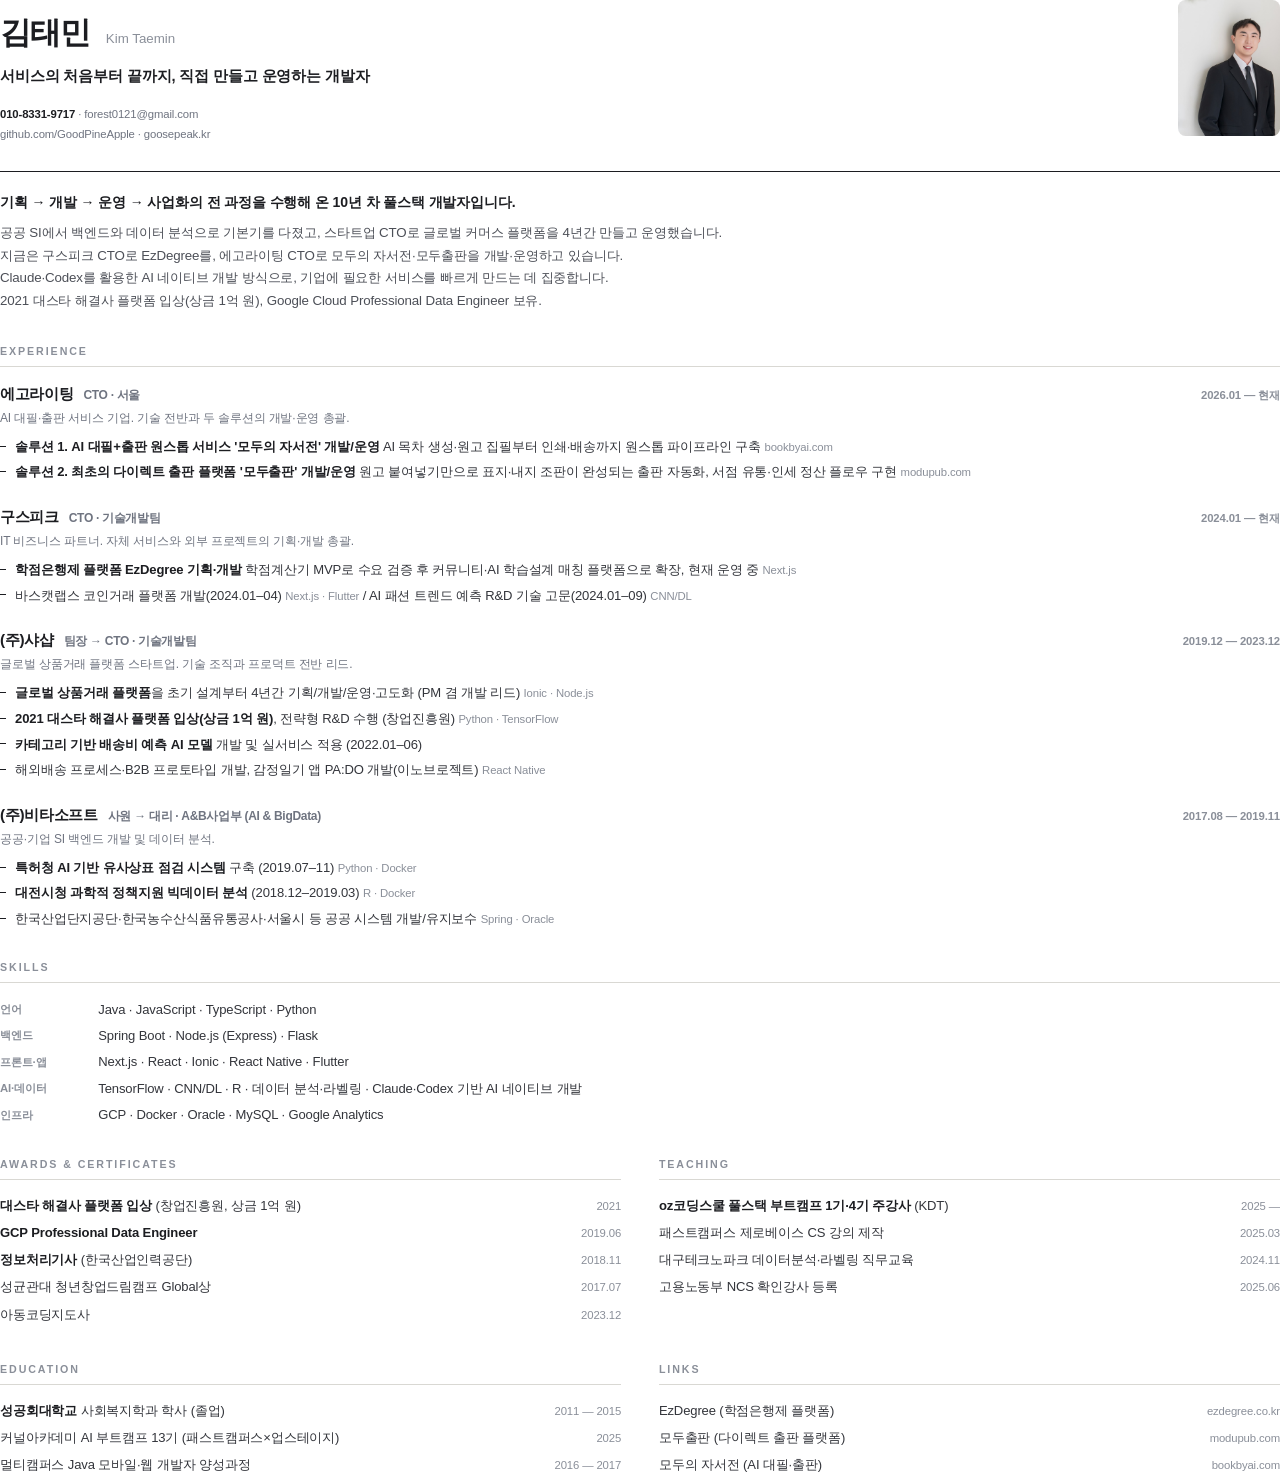
<file: resume/html/resume-general.html>
<!DOCTYPE html>
<html lang="ko">
<head>
<meta charset="UTF-8">
<title>이력서 - 김태민</title>
<style>
  * { margin: 0; padding: 0; box-sizing: border-box; }
  html { -webkit-print-color-adjust: exact; print-color-adjust: exact; }
  /* 모든 페이지에 동일하게 적용되는 문서 여백 (상하 20mm · 좌우 20mm) */
  @page { size: A4; margin: 20mm; }
  body {
    font-family: "Apple SD Gothic Neo", "Pretendard", "Noto Sans KR", sans-serif;
    color: #1c1d21;
    font-size: 9.8pt;
    line-height: 1.62;
    letter-spacing: -0.01em;
    margin: 0;
  }

  /* ---- header ---- */
  .header { display: flex; justify-content: space-between; align-items: flex-start; }
  .header-main { padding-top: 2mm; }
  .name { font-size: 23pt; font-weight: 800; letter-spacing: -0.03em; }
  .name small { font-size: 10pt; font-weight: 500; color: #8a8f99; margin-left: 8px; letter-spacing: 0; }
  .position { font-size: 11pt; font-weight: 700; margin-top: 2mm; }
  .contact { margin-top: 4mm; font-size: 8.5pt; color: #6f7480; line-height: 1.8; }
  .contact b { color: #1c1d21; font-weight: 600; }
  .photo { width: 27mm; height: 36mm; object-fit: cover; border-radius: 2mm; }

  .intro {
    margin-top: 7mm; padding-top: 5mm; border-top: 1.2pt solid #1c1d21;
    font-size: 10pt; line-height: 1.7;
  }
  .intro p { margin-bottom: 2mm; }
  .intro .lede { font-weight: 700; font-size: 10.5pt; }
  .intro .rest { color: #4c4f57; }

  /* ---- sections ---- */
  .sec { margin-top: 8mm; }
  .sec-label {
    font-size: 8pt; font-weight: 800; letter-spacing: 0.18em; color: #8a8f99;
    text-transform: uppercase; padding-bottom: 1.5mm; border-bottom: 0.6pt solid #d9d8d3;
    margin-bottom: 4mm;
  }

  /* ---- career ---- */
  .job { margin-bottom: 6mm; break-inside: avoid; }
  .job-head { display: flex; justify-content: space-between; align-items: baseline; }
  .job-head h3 { font-size: 11.5pt; font-weight: 800; letter-spacing: -0.02em; }
  .job-head h3 span { font-size: 9pt; font-weight: 600; color: #6f7480; margin-left: 6px; }
  .job-period { font-size: 8.5pt; font-weight: 600; color: #8a8f99; }
  .job-summary { font-size: 9pt; color: #6f7480; margin: 0.5mm 0 2mm; }
  .job ul { list-style: none; }
  .job li { position: relative; padding-left: 4mm; margin-bottom: 1.2mm; color: #33353b; }
  .job li::before { content: ""; position: absolute; left: 0; top: 2.6mm; width: 1.6mm; height: 0.5pt; background: #1c1d21; }
  .job li b { font-weight: 700; color: #1c1d21; }
  .tech { color: #8a8f99; font-size: 8.5pt; }

  /* ---- rows (자격/교육 등) ---- */
  .row { display: flex; justify-content: space-between; align-items: baseline; margin-bottom: 1.6mm; }
  .row .r-main { color: #33353b; }
  .row .r-main b { font-weight: 700; color: #1c1d21; }
  .row .r-sub { font-size: 8.5pt; color: #8a8f99; white-space: nowrap; margin-left: 6mm; }

  /* ---- skills ---- */
  .skill-row { display: flex; margin-bottom: 1.4mm; }
  .skill-row span { width: 26mm; flex-shrink: 0; font-size: 8.5pt; font-weight: 700; color: #8a8f99; padding-top: 0.4mm; }
  .skill-row p { color: #33353b; }

  .cols { display: flex; gap: 10mm; }
  .cols > div { flex: 1; }

  .keep { break-inside: avoid; }
</style>
</head>
<body>

<div class="header">
  <div class="header-main">
    <div class="name">김태민 <small>Kim Taemin</small></div>
    <div class="position">서비스의 처음부터 끝까지, 직접 만들고 운영하는 개발자</div>
    <div class="contact">
      <b>010-8331-9717</b> · forest0121@gmail.com<br>
      github.com/GoodPineApple · goosepeak.kr
    </div>
  </div>
  <img class="photo" src="../../assets/portrait.jpg" alt="">
</div>

<div class="intro">
  <p class="lede">기획 → 개발 → 운영 → 사업화의 전 과정을 수행해 온 10년 차 풀스택 개발자입니다.</p>
  <p class="rest">
    공공 SI에서 백엔드와 데이터 분석으로 기본기를 다졌고, 스타트업 CTO로 글로벌 커머스 플랫폼을 4년간 만들고 운영했습니다.<br>
    지금은 구스피크 CTO로 EzDegree를, 에고라이팅 CTO로 모두의 자서전·모두출판을 개발·운영하고 있습니다.<br>
    Claude·Codex를 활용한 AI 네이티브 개발 방식으로, 기업에 필요한 서비스를 빠르게 만드는 데 집중합니다.<br>
    2021 대스타 해결사 플랫폼 입상(상금 1억 원), Google Cloud Professional Data Engineer 보유.
  </p>
</div>

<div class="sec">
  <div class="sec-label">Experience</div>

  <div class="job">
    <div class="job-head">
      <h3>에고라이팅 <span>CTO · 서울</span></h3>
      <div class="job-period">2026.01 — 현재</div>
    </div>
    <p class="job-summary">AI 대필·출판 서비스 기업. 기술 전반과 두 솔루션의 개발·운영 총괄.</p>
    <ul>
      <li><b>솔루션 1. AI 대필+출판 원스톱 서비스 '모두의 자서전' 개발/운영</b> AI 목차 생성·원고 집필부터 인쇄·배송까지 원스톱 파이프라인 구축 <span class="tech">bookbyai.com</span></li>
      <li><b>솔루션 2. 최초의 다이렉트 출판 플랫폼 '모두출판' 개발/운영</b> 원고 붙여넣기만으로 표지·내지 조판이 완성되는 출판 자동화, 서점 유통·인세 정산 플로우 구현 <span class="tech">modupub.com</span></li>
    </ul>
  </div>

  <div class="job">
    <div class="job-head">
      <h3>구스피크 <span>CTO · 기술개발팀</span></h3>
      <div class="job-period">2024.01 — 현재</div>
    </div>
    <p class="job-summary">IT 비즈니스 파트너. 자체 서비스와 외부 프로젝트의 기획·개발 총괄.</p>
    <ul>
      <li><b>학점은행제 플랫폼 EzDegree 기획·개발</b> 학점계산기 MVP로 수요 검증 후 커뮤니티·AI 학습설계 매칭 플랫폼으로 확장, 현재 운영 중 <span class="tech">Next.js</span></li>
      <li>바스캣랩스 코인거래 플랫폼 개발(2024.01–04) <span class="tech">Next.js · Flutter</span> / AI 패션 트렌드 예측 R&amp;D 기술 고문(2024.01–09) <span class="tech">CNN/DL</span></li>
    </ul>
  </div>

  <div class="job">
    <div class="job-head">
      <h3>(주)샤샵 <span>팀장 → CTO · 기술개발팀</span></h3>
      <div class="job-period">2019.12 — 2023.12</div>
    </div>
    <p class="job-summary">글로벌 상품거래 플랫폼 스타트업. 기술 조직과 프로덕트 전반 리드.</p>
    <ul>
      <li><b>글로벌 상품거래 플랫폼</b>을 초기 설계부터 4년간 기획/개발/운영·고도화 (PM 겸 개발 리드) <span class="tech">Ionic · Node.js</span></li>
      <li><b>2021 대스타 해결사 플랫폼 입상(상금 1억 원)</b>, 전략형 R&amp;D 수행 (창업진흥원) <span class="tech">Python · TensorFlow</span></li>
      <li><b>카테고리 기반 배송비 예측 AI 모델</b> 개발 및 실서비스 적용 (2022.01–06)</li>
      <li>해외배송 프로세스·B2B 프로토타입 개발, 감정일기 앱 PA:DO 개발(이노브로젝트) <span class="tech">React Native</span></li>
    </ul>
  </div>

  <div class="job">
    <div class="job-head">
      <h3>(주)비타소프트 <span>사원 → 대리 · A&amp;B사업부 (AI &amp; BigData)</span></h3>
      <div class="job-period">2017.08 — 2019.11</div>
    </div>
    <p class="job-summary">공공·기업 SI 백엔드 개발 및 데이터 분석.</p>
    <ul>
      <li><b>특허청 AI 기반 유사상표 점검 시스템</b> 구축 (2019.07–11) <span class="tech">Python · Docker</span></li>
      <li><b>대전시청 과학적 정책지원 빅데이터 분석</b> (2018.12–2019.03) <span class="tech">R · Docker</span></li>
      <li>한국산업단지공단·한국농수산식품유통공사·서울시 등 공공 시스템 개발/유지보수 <span class="tech">Spring · Oracle</span></li>
    </ul>
  </div>
</div>

<div class="sec keep">
  <div class="sec-label">Skills</div>
  <div class="skill-row"><span>언어</span><p>Java · JavaScript · TypeScript · Python</p></div>
  <div class="skill-row"><span>백엔드</span><p>Spring Boot · Node.js (Express) · Flask</p></div>
  <div class="skill-row"><span>프론트·앱</span><p>Next.js · React · Ionic · React Native · Flutter</p></div>
  <div class="skill-row"><span>AI·데이터</span><p>TensorFlow · CNN/DL · R · 데이터 분석·라벨링 · Claude·Codex 기반 AI 네이티브 개발</p></div>
  <div class="skill-row"><span>인프라</span><p>GCP · Docker · Oracle · MySQL · Google Analytics</p></div>
</div>

<div class="cols sec keep">
  <div>
    <div class="sec-label">Awards &amp; Certificates</div>
    <div class="row"><span class="r-main"><b>대스타 해결사 플랫폼 입상</b> (창업진흥원, 상금 1억 원)</span><span class="r-sub">2021</span></div>
    <div class="row"><span class="r-main"><b>GCP Professional Data Engineer</b></span><span class="r-sub">2019.06</span></div>
    <div class="row"><span class="r-main"><b>정보처리기사</b> (한국산업인력공단)</span><span class="r-sub">2018.11</span></div>
    <div class="row"><span class="r-main">성균관대 청년창업드림캠프 Global상</span><span class="r-sub">2017.07</span></div>
    <div class="row"><span class="r-main">아동코딩지도사</span><span class="r-sub">2023.12</span></div>
  </div>
  <div>
    <div class="sec-label">Teaching</div>
    <div class="row"><span class="r-main"><b>oz코딩스쿨 풀스택 부트캠프 1기·4기 주강사</b> (KDT)</span><span class="r-sub">2025 —</span></div>
    <div class="row"><span class="r-main">패스트캠퍼스 제로베이스 CS 강의 제작</span><span class="r-sub">2025.03</span></div>
    <div class="row"><span class="r-main">대구테크노파크 데이터분석·라벨링 직무교육</span><span class="r-sub">2024.11</span></div>
    <div class="row"><span class="r-main">고용노동부 NCS 확인강사 등록</span><span class="r-sub">2025.06</span></div>
  </div>
</div>

<div class="cols sec keep">
  <div>
    <div class="sec-label">Education</div>
    <div class="row"><span class="r-main"><b>성공회대학교</b> 사회복지학과 학사 (졸업)</span><span class="r-sub">2011 — 2015</span></div>
    <div class="row"><span class="r-main">커널아카데미 AI 부트캠프 13기 (패스트캠퍼스×업스테이지)</span><span class="r-sub">2025</span></div>
    <div class="row"><span class="r-main">멀티캠퍼스 Java 모바일·웹 개발자 양성과정</span><span class="r-sub">2016 — 2017</span></div>
  </div>
  <div>
    <div class="sec-label">Links</div>
    <div class="row"><span class="r-main">EzDegree (학점은행제 플랫폼)</span><span class="r-sub">ezdegree.co.kr</span></div>
    <div class="row"><span class="r-main">모두출판 (다이렉트 출판 플랫폼)</span><span class="r-sub">modupub.com</span></div>
    <div class="row"><span class="r-main">모두의 자서전 (AI 대필·출판)</span><span class="r-sub">bookbyai.com</span></div>
  </div>
</div>

</body>
</html>
</file>
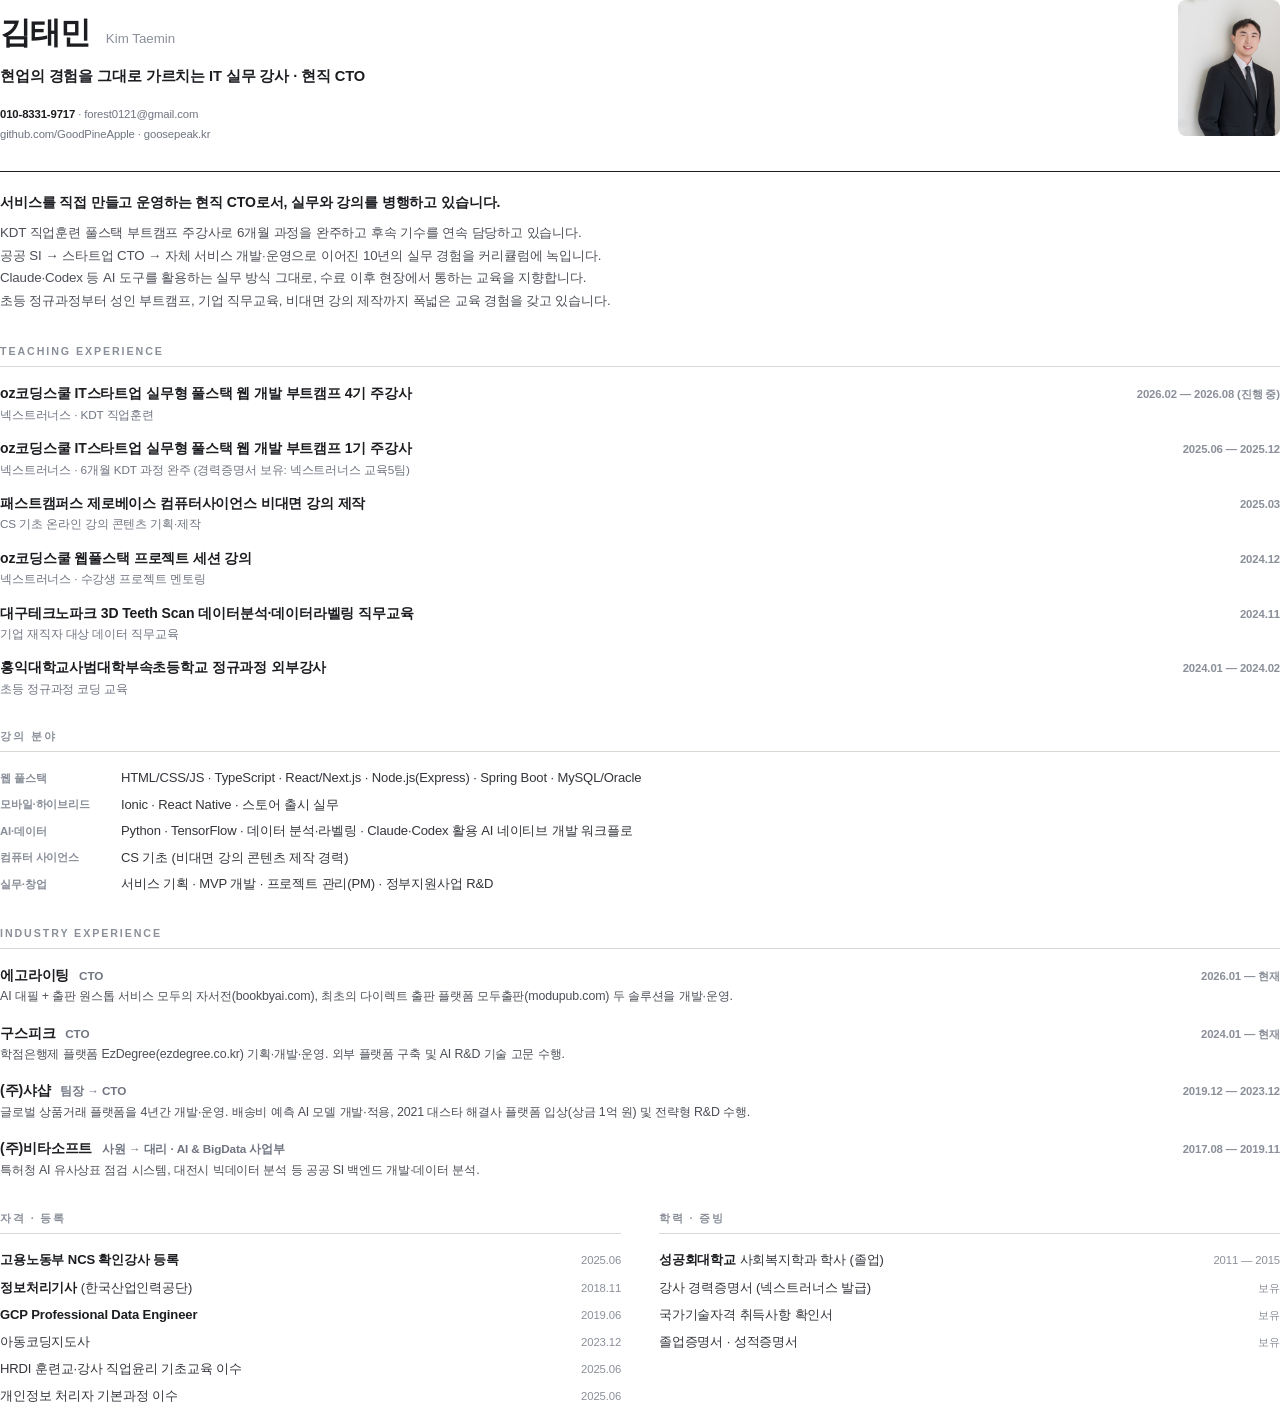
<file: resume/html/resume-lecture.html>
<!DOCTYPE html>
<html lang="ko">
<head>
<meta charset="UTF-8">
<title>강사 이력서 - 김태민</title>
<style>
  * { margin: 0; padding: 0; box-sizing: border-box; }
  html { -webkit-print-color-adjust: exact; print-color-adjust: exact; }
  /* 모든 페이지에 동일하게 적용되는 문서 여백 (상하 20mm · 좌우 20mm) */
  @page { size: A4; margin: 20mm; }
  body {
    font-family: "Apple SD Gothic Neo", "Pretendard", "Noto Sans KR", sans-serif;
    color: #1c1d21;
    font-size: 9.8pt;
    line-height: 1.62;
    letter-spacing: -0.01em;
    margin: 0;
  }

  .header { display: flex; justify-content: space-between; align-items: flex-start; }
  .header-main { padding-top: 2mm; }
  .name { font-size: 23pt; font-weight: 800; letter-spacing: -0.03em; }
  .name small { font-size: 10pt; font-weight: 500; color: #8a8f99; margin-left: 8px; letter-spacing: 0; }
  .position { font-size: 11pt; font-weight: 700; margin-top: 2mm; }
  .contact { margin-top: 4mm; font-size: 8.5pt; color: #6f7480; line-height: 1.8; }
  .contact b { color: #1c1d21; font-weight: 600; }
  .photo { width: 27mm; height: 36mm; object-fit: cover; border-radius: 2mm; }

  .intro {
    margin-top: 7mm; padding-top: 5mm; border-top: 1.2pt solid #1c1d21;
    font-size: 10pt; line-height: 1.7;
  }
  .intro p { margin-bottom: 2mm; }
  .intro .lede { font-weight: 700; font-size: 10.5pt; }
  .intro .rest { color: #4c4f57; }

  .sec { margin-top: 8mm; }
  .sec-label {
    font-size: 8pt; font-weight: 800; letter-spacing: 0.18em; color: #8a8f99;
    text-transform: uppercase; padding-bottom: 1.5mm; border-bottom: 0.6pt solid #d9d8d3;
    margin-bottom: 4mm;
  }

  .item { margin-bottom: 3.5mm; break-inside: avoid; }
  .item-head { display: flex; justify-content: space-between; align-items: baseline; }
  .item-head h3 { font-size: 10.5pt; font-weight: 700; letter-spacing: -0.01em; }
  .item-period { font-size: 8.5pt; font-weight: 600; color: #8a8f99; white-space: nowrap; margin-left: 6mm; }
  .item-sub { font-size: 8.8pt; color: #6f7480; }

  .skill-row { display: flex; margin-bottom: 1.4mm; }
  .skill-row span { width: 32mm; flex-shrink: 0; font-size: 8.5pt; font-weight: 700; color: #8a8f99; padding-top: 0.4mm; }
  .skill-row p { color: #33353b; }

  .row { display: flex; justify-content: space-between; align-items: baseline; margin-bottom: 1.6mm; }
  .row .r-main { color: #33353b; }
  .row .r-main b { font-weight: 700; color: #1c1d21; }
  .row .r-sub { font-size: 8.5pt; color: #8a8f99; white-space: nowrap; margin-left: 6mm; }

  .job { margin-bottom: 4mm; break-inside: avoid; }
  .job-head { display: flex; justify-content: space-between; align-items: baseline; }
  .job-head h3 { font-size: 10.5pt; font-weight: 800; }
  .job-head h3 span { font-size: 8.8pt; font-weight: 600; color: #6f7480; margin-left: 6px; }
  .job p { color: #4c4f57; font-size: 9.3pt; }

  .cols { display: flex; gap: 10mm; }
  .cols > div { flex: 1; }

  .keep { break-inside: avoid; }
</style>
</head>
<body>

<div class="header">
  <div class="header-main">
    <div class="name">김태민 <small>Kim Taemin</small></div>
    <div class="position">현업의 경험을 그대로 가르치는 IT 실무 강사 · 현직 CTO</div>
    <div class="contact">
      <b>010-8331-9717</b> · forest0121@gmail.com<br>
      github.com/GoodPineApple · goosepeak.kr
    </div>
  </div>
  <img class="photo" src="../../assets/portrait.jpg" alt="">
</div>

<div class="intro">
  <p class="lede">서비스를 직접 만들고 운영하는 현직 CTO로서, 실무와 강의를 병행하고 있습니다.</p>
  <p class="rest">
    KDT 직업훈련 풀스택 부트캠프 주강사로 6개월 과정을 완주하고 후속 기수를 연속 담당하고 있습니다.<br>
    공공 SI → 스타트업 CTO → 자체 서비스 개발·운영으로 이어진 10년의 실무 경험을 커리큘럼에 녹입니다.<br>
    Claude·Codex 등 AI 도구를 활용하는 실무 방식 그대로, 수료 이후 현장에서 통하는 교육을 지향합니다.<br>
    초등 정규과정부터 성인 부트캠프, 기업 직무교육, 비대면 강의 제작까지 폭넓은 교육 경험을 갖고 있습니다.
  </p>
</div>

<div class="sec">
  <div class="sec-label">Teaching Experience</div>

  <div class="item">
    <div class="item-head">
      <h3>oz코딩스쿨 IT스타트업 실무형 풀스택 웹 개발 부트캠프 4기 주강사</h3>
      <span class="item-period">2026.02 — 2026.08 (진행 중)</span>
    </div>
    <p class="item-sub">넥스트러너스 · KDT 직업훈련</p>
  </div>

  <div class="item">
    <div class="item-head">
      <h3>oz코딩스쿨 IT스타트업 실무형 풀스택 웹 개발 부트캠프 1기 주강사</h3>
      <span class="item-period">2025.06 — 2025.12</span>
    </div>
    <p class="item-sub">넥스트러너스 · 6개월 KDT 과정 완주 (경력증명서 보유: 넥스트러너스 교육5팀)</p>
  </div>

  <div class="item">
    <div class="item-head">
      <h3>패스트캠퍼스 제로베이스 컴퓨터사이언스 비대면 강의 제작</h3>
      <span class="item-period">2025.03</span>
    </div>
    <p class="item-sub">CS 기초 온라인 강의 콘텐츠 기획·제작</p>
  </div>

  <div class="item">
    <div class="item-head">
      <h3>oz코딩스쿨 웹풀스택 프로젝트 세션 강의</h3>
      <span class="item-period">2024.12</span>
    </div>
    <p class="item-sub">넥스트러너스 · 수강생 프로젝트 멘토링</p>
  </div>

  <div class="item">
    <div class="item-head">
      <h3>대구테크노파크 3D Teeth Scan 데이터분석·데이터라벨링 직무교육</h3>
      <span class="item-period">2024.11</span>
    </div>
    <p class="item-sub">기업 재직자 대상 데이터 직무교육</p>
  </div>

  <div class="item">
    <div class="item-head">
      <h3>홍익대학교사범대학부속초등학교 정규과정 외부강사</h3>
      <span class="item-period">2024.01 — 2024.02</span>
    </div>
    <p class="item-sub">초등 정규과정 코딩 교육</p>
  </div>
</div>

<div class="sec">
  <div class="sec-label">강의 분야</div>
  <div class="skill-row"><span>웹 풀스택</span><p>HTML/CSS/JS · TypeScript · React/Next.js · Node.js(Express) · Spring Boot · MySQL/Oracle</p></div>
  <div class="skill-row"><span>모바일·하이브리드</span><p>Ionic · React Native · 스토어 출시 실무</p></div>
  <div class="skill-row"><span>AI·데이터</span><p>Python · TensorFlow · 데이터 분석·라벨링 · Claude·Codex 활용 AI 네이티브 개발 워크플로</p></div>
  <div class="skill-row"><span>컴퓨터 사이언스</span><p>CS 기초 (비대면 강의 콘텐츠 제작 경력)</p></div>
  <div class="skill-row"><span>실무·창업</span><p>서비스 기획 · MVP 개발 · 프로젝트 관리(PM) · 정부지원사업 R&amp;D</p></div>
</div>

<div class="sec keep">
  <div class="sec-label">Industry Experience</div>

  <div class="job">
    <div class="job-head">
      <h3>에고라이팅 <span>CTO</span></h3>
      <span class="item-period">2026.01 — 현재</span>
    </div>
    <p>AI 대필 + 출판 원스톱 서비스 모두의 자서전(bookbyai.com), 최초의 다이렉트 출판 플랫폼
    모두출판(modupub.com) 두 솔루션을 개발·운영.</p>
  </div>

  <div class="job">
    <div class="job-head">
      <h3>구스피크 <span>CTO</span></h3>
      <span class="item-period">2024.01 — 현재</span>
    </div>
    <p>학점은행제 플랫폼 EzDegree(ezdegree.co.kr) 기획·개발·운영.
    외부 플랫폼 구축 및 AI R&amp;D 기술 고문 수행.</p>
  </div>

  <div class="job">
    <div class="job-head">
      <h3>(주)샤샵 <span>팀장 → CTO</span></h3>
      <span class="item-period">2019.12 — 2023.12</span>
    </div>
    <p>글로벌 상품거래 플랫폼을 4년간 개발·운영. 배송비 예측 AI 모델 개발·적용,
    2021 대스타 해결사 플랫폼 입상(상금 1억 원) 및 전략형 R&amp;D 수행.</p>
  </div>

  <div class="job">
    <div class="job-head">
      <h3>(주)비타소프트 <span>사원 → 대리 · AI &amp; BigData 사업부</span></h3>
      <span class="item-period">2017.08 — 2019.11</span>
    </div>
    <p>특허청 AI 유사상표 점검 시스템, 대전시 빅데이터 분석 등 공공 SI 백엔드 개발·데이터 분석.</p>
  </div>
</div>

<div class="cols sec keep">
  <div>
    <div class="sec-label">자격 · 등록</div>
    <div class="row"><span class="r-main"><b>고용노동부 NCS 확인강사 등록</b></span><span class="r-sub">2025.06</span></div>
    <div class="row"><span class="r-main"><b>정보처리기사</b> (한국산업인력공단)</span><span class="r-sub">2018.11</span></div>
    <div class="row"><span class="r-main"><b>GCP Professional Data Engineer</b></span><span class="r-sub">2019.06</span></div>
    <div class="row"><span class="r-main">아동코딩지도사</span><span class="r-sub">2023.12</span></div>
    <div class="row"><span class="r-main">HRDI 훈련교·강사 직업윤리 기초교육 이수</span><span class="r-sub">2025.06</span></div>
    <div class="row"><span class="r-main">개인정보 처리자 기본과정 이수</span><span class="r-sub">2025.06</span></div>
  </div>
  <div>
    <div class="sec-label">학력 · 증빙</div>
    <div class="row"><span class="r-main"><b>성공회대학교</b> 사회복지학과 학사 (졸업)</span><span class="r-sub">2011 — 2015</span></div>
    <div class="row"><span class="r-main">강사 경력증명서 (넥스트러너스 발급)</span><span class="r-sub">보유</span></div>
    <div class="row"><span class="r-main">국가기술자격 취득사항 확인서</span><span class="r-sub">보유</span></div>
    <div class="row"><span class="r-main">졸업증명서 · 성적증명서</span><span class="r-sub">보유</span></div>
  </div>
</div>

</body>
</html>
</file>
